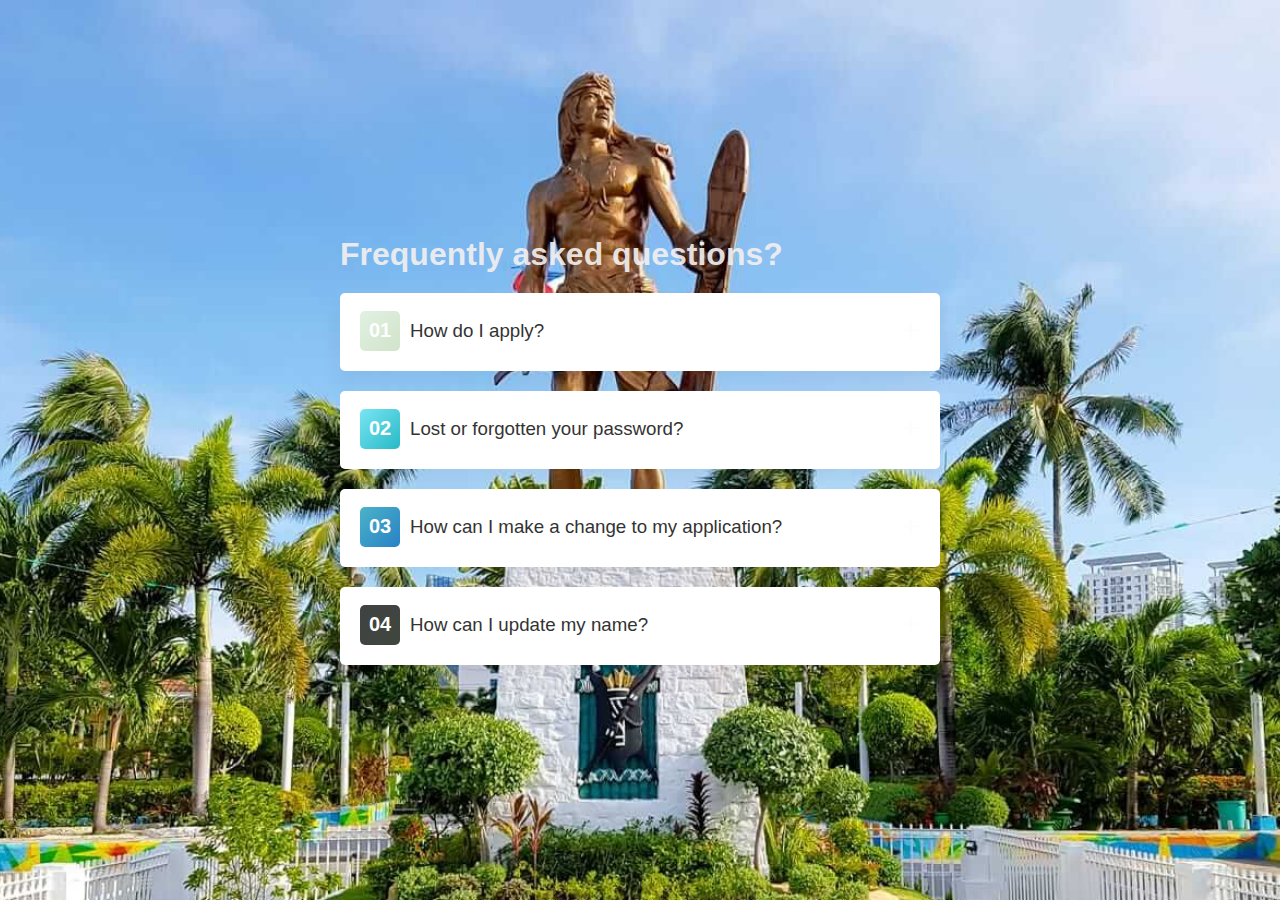
<file: faq.html>
<!DOCTYPE html>
<html lang="en">
<head>
    <meta charset="UTF-8">
    <meta name="viewport" content="width=device-width, initial-scale=1.0">
    <title>Faq</title>
    <link rel="stylesheet" href="faq.css">
</head>
<body>
    <div class="container">
        <h1>Frequently asked questions?</h1>
        <div class="tab">
            <input type="radio" name="acc" id="acc1">
            <label for="acc1">
                <h2>01</h2>
                <h3>How do I apply?</h3>
            </label>
            <div class="content">
                <p>The application form is available on our website under the "Apply Now" section. You can access it by visiting </p>
            </div>
        </div>
        <div class="tab">
            <input type="radio" name="acc" id="acc2">
            <label for="acc2">
                <h2>02</h2>
                <h3>Lost or forgotten your password?</h3>
            </label>
            <div class="content">
                <p>To reset your password, go to the login page and click on the "Forgot Password" link. You'll be prompted to enter your email address associated with your account. Follow the instructions sent to your email to reset your password securely.</p>
            </div>
        </div>
        <div class="tab">
            <input type="radio" name="acc" id="acc3">
            <label for="acc3">
                <h2>03</h2>
                <h3>How can I make a change to my application?</h3>
            </label>
            <div class="content">
                <p>In most cases, once you've submitted your application, you might not be able to make changes directly to the submitted form. However, some exceptions apply depending on the application type. Please refer to the specific guidelines for more information.</p>
            </div>
        </div>
        <div class="tab">
            <input type="radio" name="acc" id="acc4">
            <label for="acc4">
                <h2>04</h2>
                <h3>How can I update my name?</h3>
            </label>
            <div class="content">
                <p>Yes, you can usually update your name in your account profile settings. Log in to your account, navigate to the profile section, and look for the option to edit your name.</p>
            </div>
        </div>
    </div>
</body>
</html>
</file>
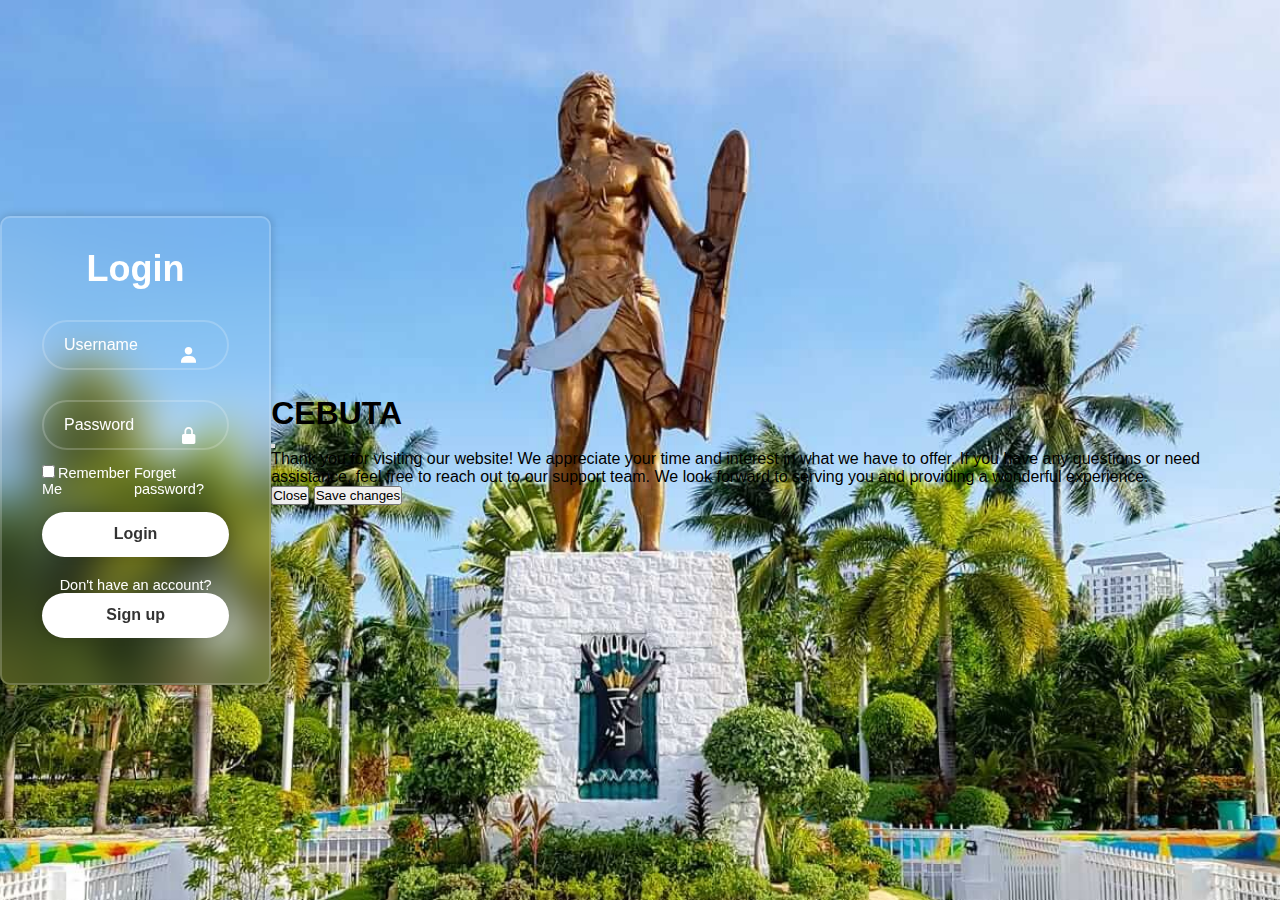
<file: form.html>
<!DOCTYPE html>
<html lang="en">
<head>
    <meta charset="UTF-8">
    <meta name="viewport" content="width=device-width, initial-scale=1.0">
    <title>CEBUTA.HomemadeJam</title>
    <link rel="shortcut icon" type="image/png" href="images/CEBUTA.png">
    <link rel="stylesheet" href="style.css">
    <link href='https://unpkg.com/boxicons@2.1.4/css/boxicons.min.css' rel='stylesheet'>
    <link href="https://cdn.jsdelivr.net/npm/bootstrap@5.3.1/dist/css/bootstrap.min.css" rel="stylesheet" integrity="sha384-4bw+/aepP/YC94hEpVNVgiZdgIC5+VKNBQNGCHeKRQN+PtmoHDEXuppvnDJzQIu9" crossorigin="anonymous">
    <script src="https://cdn.jsdelivr.net/npm/bootstrap@5.3.1/dist/js/bootstrap.bundle.min.js" integrity="sha384-HwwvtgBNo3bZJJLYd8oVXjrBZt8cqVSpeBNS5n7C8IVInixGAoxmnlMuBnhbgrkm" crossorigin="anonymous"></script>

</head>
<body>
    
    <div class="wrapper">
        <form action="">
            <h1>Login</h1>
            <div class="input-box">
                <input type="test" placeholder="Username" required>
                <i class='bx bxs-user'></i>
            </div>
            <div class="input-box">
                <input type="password" placeholder="Password" required>
                <i class='bx bxs-lock-alt' ></i>
            </div>
            <div class="remember-forgot">
                <label><input type="checkbox">Remember Me</label>
                <a href="#">Forget password?</a>
            </div>
            <button type="submit" class="btn" data-bs-toggle="modal" data-bs-target="#exampleModal">Login</button>
            <div class="register-link">
                <p>Don't have an account?<a href="#"></a></p>
                <button type="submit" class="btn" data-bs-toggle="modal" data-bs-target="#exampleModal">Sign up</button>
            </div>
        </form>
    </div>

    <!-- Modal -->
    <div class="modal fade" id="exampleModal" tabindex="-1" aria-labelledby="exampleModalLabel" aria-hidden="true">
      <div class="modal-dialog">
        <div class="modal-content">
          <div class="modal-header">
            <h1 class="modal-title fs-5" id="exampleModalLabel">CEBUTA</h1>
            <button type="button" class="btn-close" data-bs-dismiss="modal" aria-label="Close"></button>
          </div>
          <div class="modal-body">
            
            <p>Thank you for visiting our website! We appreciate your time and interest in what we have to offer. If you have any questions or need assistance, feel free to reach out to our support team. We look forward to serving you and providing a wonderful experience.
            </p>
          </div>
          <div class="modal-footer">
            <button type="button" class="btn btn-secondary" data-bs-dismiss="modal">Close</button>
            <button type="button" class="btn btn-primary">Save changes</button>
          </div>
        </div>
      </div>
    </div>
</body>
</html>
</file>
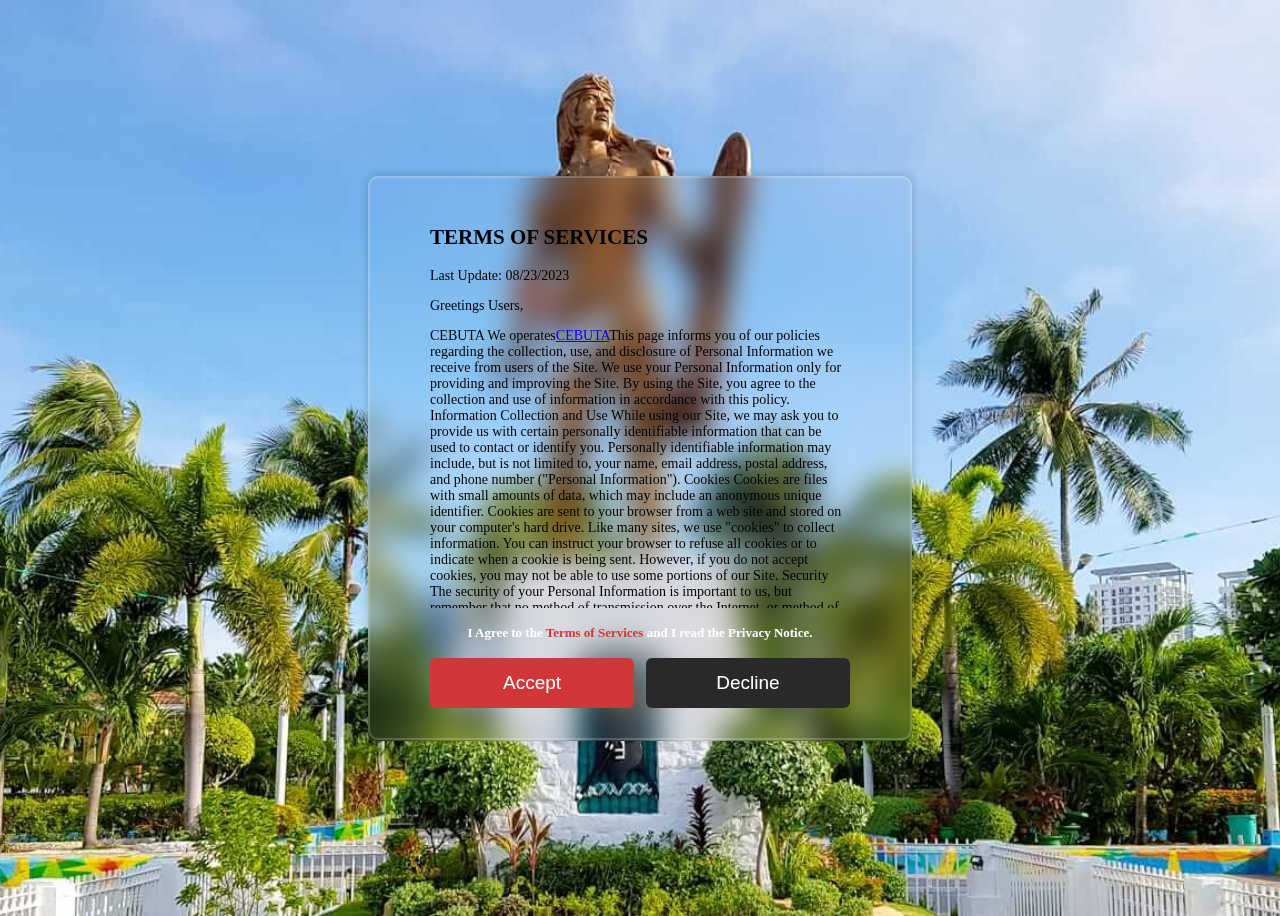
<file: privacy.html>
<!DOCTYPE html>
<html lang="en">
<head>
    <meta charset="UTF-8">
    <meta name="viewport" content="width=device-width, initial-scale=1.0">
    <title>Privacy</title>
    <link rel="stylesheet" href="privacy.css">

</head>
<body>

      <!-- privacy -->
    <div class="terms-box">
        <div class="terms-text">
        <h2>Terms Of Services</h2>
        <p>Last Update: 08/23/2023</p>
        <p>Greetings Users,</p>
        <p>CEBUTA We operates<a href="http://127.0.0.1:5500/practice/index.html">CEBUTA</a>This page informs you of our policies regarding the collection, use, and disclosure of Personal Information we receive from users of the Site.

            We use your Personal Information only for providing and improving the Site. By using the Site, you agree to the collection and use of information in accordance with this policy.
            
            Information Collection and Use
            
            While using our Site, we may ask you to provide us with certain personally identifiable information that can be used to contact or identify you. Personally identifiable information may include, but is not limited to, your name, email address, postal address, and phone number ("Personal Information").
            
            Cookies
            
            Cookies are files with small amounts of data, which may include an anonymous unique identifier. Cookies are sent to your browser from a web site and stored on your computer's hard drive.
            
            Like many sites, we use "cookies" to collect information. You can instruct your browser to refuse all cookies or to indicate when a cookie is being sent. However, if you do not accept cookies, you may not be able to use some portions of our Site.
            
            Security
            
            The security of your Personal Information is important to us, but remember that no method of transmission over the Internet, or method of electronic storage, is 100% secure. While we strive to use commercially acceptable means to protect your Personal Information, we cannot guarantee its absolute security.
            
            Changes to This Privacy Policy
            
            This Privacy Policy is effective as of [Date] and will remain in effect except with respect to any changes in its provisions in the future, which will be in effect immediately after being posted on this page.
            
            We reserve the right to update or change our Privacy Policy at any time, and you should check this Privacy Policy periodically. Your continued use of the Service after we post any modifications to the Privacy Policy on this page will constitute your acknowledgment of the modifications and your consent to abide and be bound by the modified Privacy Policy.
            
            Contact Us
            
            If you have any questions about this Privacy Policy, please contact us at <a href="http://127.0.0.1:5500/practice/index.html">www.cebuta.com.ph</a>
            
            Remember that your privacy policy should be tailored to your specific website's practices and the laws applicable to your region. It's also a good idea to review it regularly and update it when necessary to ensure compliance with changing regulations and industry standards. For a legally binding privacy policy, it's recommended to consult with legal professionals.</p>
        </div>
        <h4>I Agree to the <span>Terms of Services</span> and I read the Privacy Notice.</h4>
        <div class="buttons">
            <button class="btn red-btn">Accept</button>
            <button class="btn gray-btn">Decline</button>
        </div>
    </div>
    
    

</body>
</html>
</file>
<file: faq.css>
* {
    margin: 0;
    padding: 0;
    box-sizing: border-box;
    font-family: sans-serif;
}
body {
    display: flex;
    justify-content: center;
    align-items: center;
    min-height: 100vh;
    background: url("images/3.jpg") no-repeat;
    background-size: cover;
    background-position: center;
}
.container {
    margin: 0 40px;
    max-width: 600px;
    display: flex;
    flex-direction: column;
    gap: 20px;
}
.container h1 {
    color: rgba(243, 240, 240, 0.911);
}
.container .tab {
   position: relative; 
   background: #fff;
   padding: 0 20px 20px;
   box-shadow: 0 15px 25px rgba(0,0,0,0.05);
   border-radius: 5px;
   overflow: hidden;
}
.container .tab input {
    appearance: none;
}
.container .tab label {
    display: flex;
    align-items: center;
    cursor: pointer;
}
.container .tab label::after {
    content: '+';
    position: absolute;
    right: 20px;
    font-size: 2em;
    color: rgba(247, 237, 237, 0.1);
    transition: transform 1s;
}
.container .tab:hover label::after {
    color: #333;
}
.container .tab input:checked ~ label::after {
    transform: rotate(135deg);
}
.container .tab label h2 {
    width: 40px;
    height: 40px;
    background: #333;
    display: flex;
    justify-content: center;
    align-items: center;
    color: #fff;
    font-size: 1.25em;
    border-radius: 5px;
    margin-right: 10px;
}
.container .tab:nth-child(2) label h2 {
    background: linear-gradient(135deg, #e2f1e2,#d0e3ca);
}
.container .tab:nth-child(3) label h2 {
    background: linear-gradient(135deg, #79e5f3,#28b9c6);
}
.container .tab:nth-child(4) label h2 {
    background: linear-gradient(135deg, #4bb3c8,#2881c6);
}
.container .tab:nth-child(5) label h2 {
    background: linear-gradient(135deg, #3f4243,#40473e);
}
.container .tab label h3 {
    position: relative;
    font-weight: 500;
    color: #333;
    z-index: 10;
}
.container .tab .content {
    max-height: 0;
    transition: 1s;
    overflow: hidden;
}
.container .tab input:checked ~ .content {
    max-height: 100vh;

}
.container .tab .content p {
    position: relative;
    padding: 10px 0;
    color: #333;
    z-index: 10;
}
</file>
<file: style.css>
*{
    margin: 0;
    padding: 0;
    box-sizing:border-box;
    font-family: "Poppins", sans-serif;
}

body {
    display: flex;
    justify-content: center;
    align-items: center;
    min-height: 100vh;
    background: url("images/3.jpg") no-repeat;
    background-size: cover;
    background-position: center;
}

.wrapper {
    width: 420px;
    background: transparent;
    border: 2px solid rgba(255, 255, 255, .2);
    backdrop-filter: blur(20px);
    box-shadow: 0 0 10px rgba(0, 0, 0, .2);
    color: #fff;
    border-radius: 10px;
    padding: 30px 40px;
}

.wrapper h1 {
    font-size: 36px;
    text-align: center;

}

.wrapper .input-box {
    position: relative;
    width: 100%;
    height: 50px;
    margin: 30px 0;
}

.input-box input {
    width: 100%;
    height: 100%;
    background: transparent;
    border: none;
    outline: none;
    border: 2px solid rgba(255, 255, 255, .2);
    border-radius: 40px;
    font-size: 16px;
    color: #fff;
    padding: 20px 45px 20px 20px;
}

.input-box input::placeholder {
    color: #fff;
}

.input-box i {
    position: absolute;
    right: 20px;
    top: 50%;
    transform: translate(-50%);
    font-size: 20px;
}

.wrapper .remember-forgot {
    display: flex;
    justify-content: space-between;
    font-size: 14.5px;
    margin: -15px 0 15px;
}

.remember-forgot label input {
    accent-color: #fff;
    margin-right: 3px;
}

.remember-forgot a {
    color: #fff;
    text-decoration: none;
}

.remember-forgot a:hover {
    text-decoration: underline;
}

.wrapper .btn {
    width: 100%;
    height: 45px;
    background: #fff;
    border: none;
    outline: none;
    border-radius: 40px;
    box-shadow: 0 0 10px rgba(0, 0, 0, .1);
    cursor: pointer;
    font-size: 16px;
    color: #333;
    font-weight: 600;
}

.wrapper .register-link {
    font-size: 14.5px;
    text-align: center;
    margin: 20px 0 15px;

}

.register-link p a {
    color: #fff;
    text-decoration: none;
    font-weight: 600;
}

.register-link p a:hover {
    text-decoration: underline;
}
</file>
<file: privacy.css>
body {
    display: flex;
    justify-content: center;
    align-items: center;
    min-height: 100vh;
    background: url("images/3.jpg") no-repeat;
    background-size: cover;
    background-position: center;
}
.terms-box {
    max-width: 460px;
    background: transparent;
    border: 2px solid rgba(255, 255, 255, .2);
    backdrop-filter: blur(15px);
    box-shadow: 0 0 10px rgba(0, 0, 0, .2);
    color: #fff;
    border-radius: 10px;
    padding: 30px 40px;
}
.terms-text {
    padding: 0 20px;
    height: 400px;
    overflow-y: auto;
    font-size: 14px;
    font-weight: 500;
    color: black;
}
.terms-text::-webkit-scrollbar {
    width: 2px;
    background-color: rgb(41, 38, 38);
}
.terms-text::-webkit-scrollbar-thumb {
    background-color: #d13639;
}
.terms-text h2 {
    text-transform: uppercase;
}
.terms-box h4 {
    font-size: 13px;
    text-align: center;
    padding: 0 40px;
}
.terms-box h4 span {
    color: #d13639;
}
.buttons {
    display: flex;
    padding: 0 20px;
    justify-content: space-between;
}
.btn {
    height: 50px;
    width: calc(50% - 6px);
    border: 0;
    border-radius: 6px;
    font-size: 19px;
    font-weight: 500;
    color: #fff;
    transition: .3s linear;
    cursor: pointer;
}
.red-btn {
    background-color: #d13639;
}
.gray-btn {
    background-color: #2a2929;
}
.btn:hover {
    opacity: .6;
}
</file>
